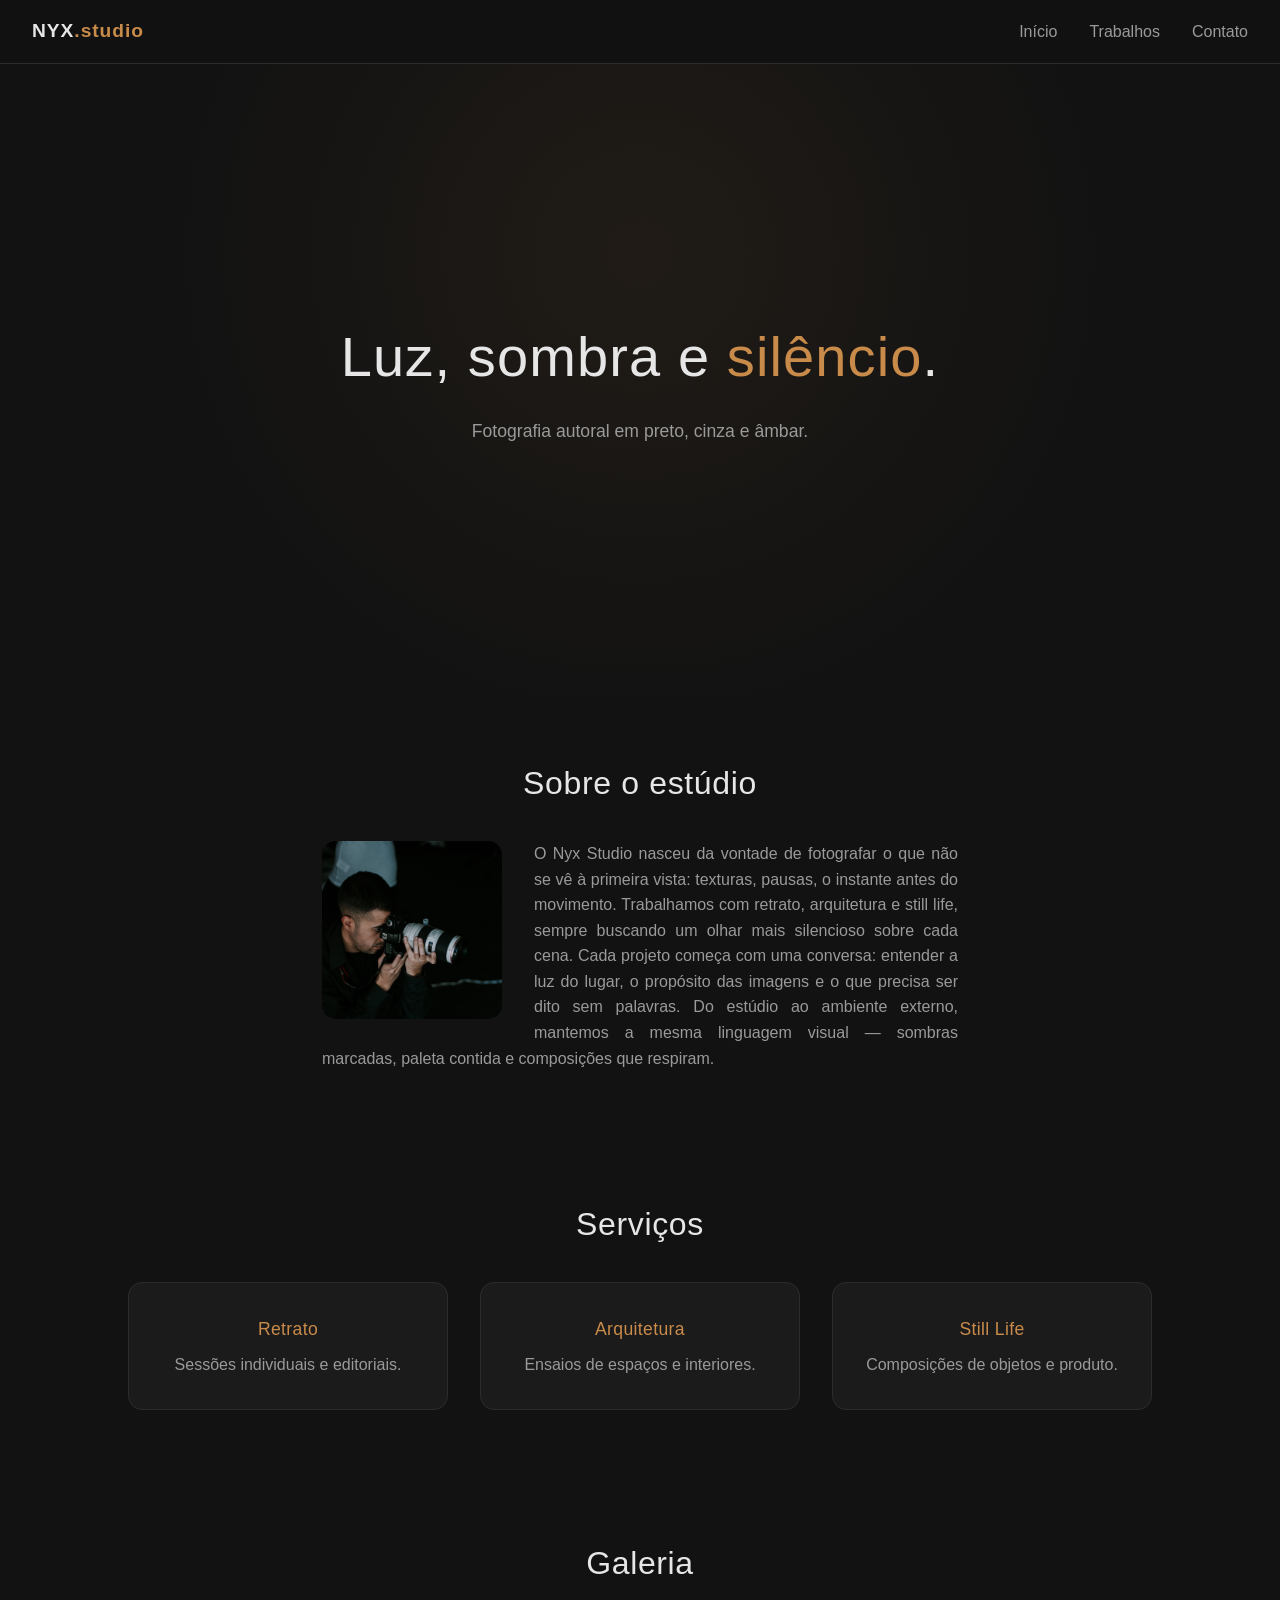
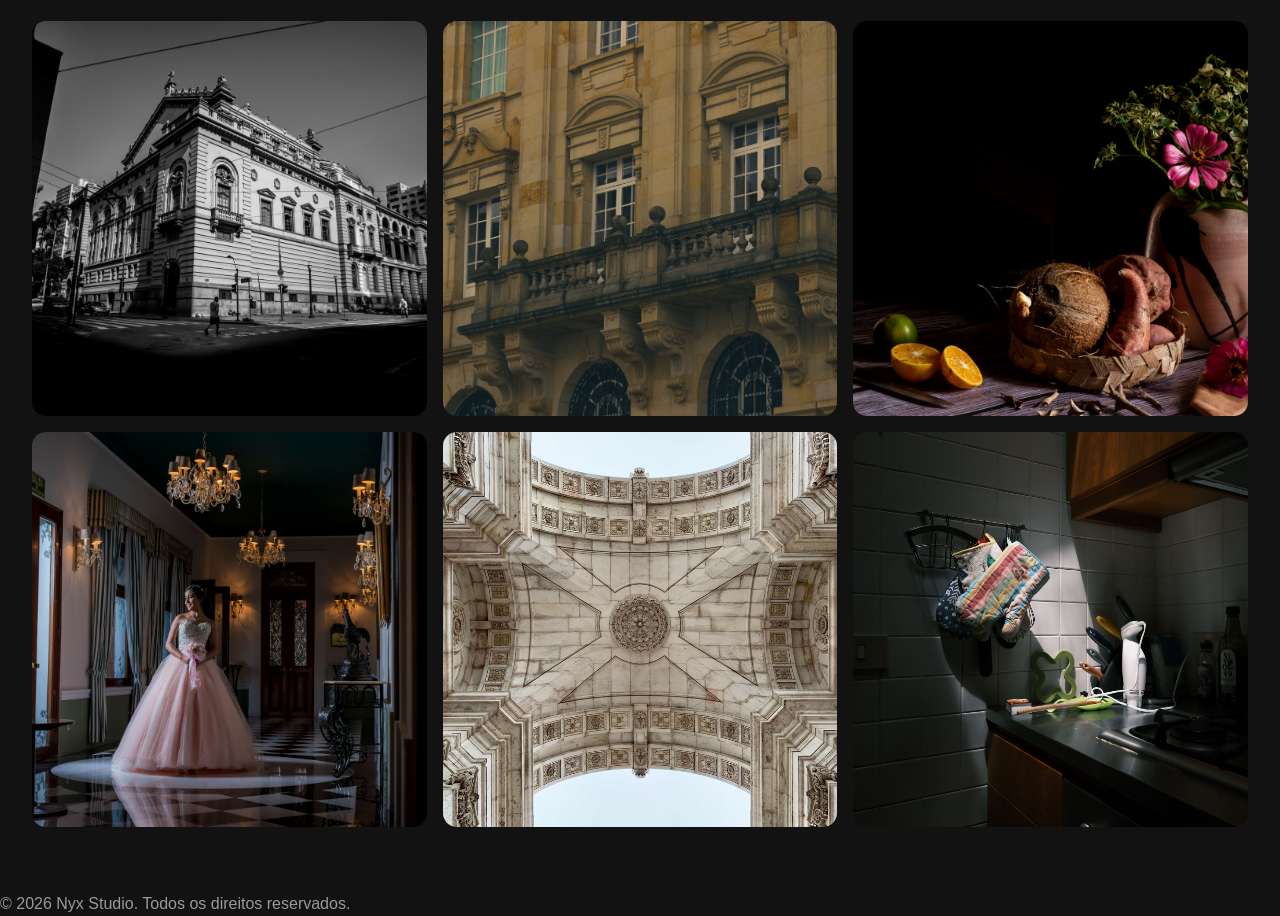
<file: index.html>
<!DOCTYPE html>
<html lang="pt-BR">
<head>
  <meta charset="UTF-8">
  <meta name="viewport" content="width=device-width, initial-scale=1.0">
  <title>Nyx Studio | Fotografia</title>
  <link rel="stylesheet" href="./style.css">
</head>
<body>

  <header class="site-header">
    <a href="index.html" class="logo">NYX<span>.studio</span></a>
    <nav class="main-nav">
      <ul>
        <li><a href="index.html">Início</a></li>
        <li><a href="detalhes.html">Trabalhos</a></li>
        <li><a href="contato.html">Contato</a></li>
      </ul>
    </nav>
  </header>

  <main>

    <section class="hero">
      <h1>Luz, sombra e <em>silêncio</em>.</h1>
      <p>Fotografia autoral em preto, cinza e âmbar.</p>
    </section>

    <section class="about">
      <h2>Sobre o estúdio</h2>
      <img src="img/fotografo.jpg" alt="Retrato do fotógrafo em estúdio" class="about-img">
      <p>
        O Nyx Studio nasceu da vontade de fotografar o que não se vê à primeira vista:
        texturas, pausas, o instante antes do movimento. Trabalhamos com retrato,
        arquitetura e still life, sempre buscando um olhar mais silencioso sobre
        cada cena. Cada projeto começa com uma conversa: entender a luz do lugar,
        o propósito das imagens e o que precisa ser dito sem palavras. Do estúdio
        ao ambiente externo, mantemos a mesma linguagem visual — sombras marcadas,
        paleta contida e composições que respiram.
      </p>
    </section>

    <section class="cards">
      <h2>Serviços</h2>
      <div class="cards-list">
        <article class="card">
          <h3>Retrato</h3>
          <p>Sessões individuais e editoriais.</p>
        </article>
        <article class="card">
          <h3>Arquitetura</h3>
          <p>Ensaios de espaços e interiores.</p>
        </article>
        <article class="card">
          <h3>Still Life</h3>
          <p>Composições de objetos e produto.</p>
        </article>
      </div>
    </section>

    <section class="gallery" id="gallery">
      <h2>Galeria</h2>
      <div class="gallery-grid">
        <a href="#modal1" class="gallery-item" id="img1">
          <img src="img/preto_banco.jpg" alt="Retrato em preto e branco">
        </a>
        <a href="#modal2" class="gallery-item" id="img2">
          <img src="img/fa_arqui.jpg" alt="Fachada arquitetônica">
        </a>
        <a href="#modal3" class="gallery-item" id="img3">
          <img src="img/still_life.jpg" alt="Composição still life">
        </a>
        <a href="#modal4" class="gallery-item" id="img4">
          <img src="img/retrato_amb.jpg" alt="Retrato ambientado">
        </a>
        <a href="#modal5" class="gallery-item" id="img5">
          <img src="img/detalhes_arq.jpg" alt="Detalhe arquitetônico">
        </a>
        <a href="#modal6" class="gallery-item" id="img6">
          <img src="img/luz_baixa.jpg" alt="Still life em luz baixa">
        </a>
      </div>
    </section>

    <!-- Modais de imagem (técnica :target, sem JS) -->
    <div id="modal1" class="modal">
      <a href="#img1" class="modal__overlay" aria-label="Fechar"></a>
      <div class="modal__content">
        <img src="img/preto_banco.jpg" alt="Retrato em preto e branco">
        <a href="#img1" class="modal__close" aria-label="Fechar">&times;</a>
      </div>
    </div>
    <div id="modal2" class="modal">
      <a href="#img2" class="modal__overlay" aria-label="Fechar"></a>
      <div class="modal__content">
        <img src="img/fa_arqui.jpg" alt="Fachada arquitetônica">
        <a href="#img2" class="modal__close" aria-label="Fechar">&times;</a>
      </div>
    </div>
    <div id="modal3" class="modal">
      <a href="#img3" class="modal__overlay" aria-label="Fechar"></a>
      <div class="modal__content">
        <img src="img/still_life.jpg" alt="Composição still life">
        <a href="#img3" class="modal__close" aria-label="Fechar">&times;</a>
      </div>
    </div>
    <div id="modal4" class="modal">
      <a href="#img4" class="modal__overlay" aria-label="Fechar"></a>
      <div class="modal__content">
        <img src="img/retrato_amb.jpg" alt="Retrato ambientado">
        <a href="#img4" class="modal__close" aria-label="Fechar">&times;</a>
      </div>
    </div>
    <div id="modal5" class="modal">
      <a href="#img5" class="modal__overlay" aria-label="Fechar"></a>
      <div class="modal__content">
        <img src="img/detalhes_arq.jpg" alt="Detalhe arquitetônico">
        <a href="#img5" class="modal__close" aria-label="Fechar">&times;</a>
      </div>
    </div>
    <div id="modal6" class="modal">
      <a href="#img6" class="modal__overlay" aria-label="Fechar"></a>
      <div class="modal__content">
        <img src="img/luz_baixa.jpg" alt="Still life em luz baixa">
        <a href="#img6" class="modal__close" aria-label="Fechar">&times;</a>
      </div>
    </div>

  </main>

  <footer class="site-footer">
    <p>&copy; 2026 Nyx Studio. Todos os direitos reservados.</p>
  </footer>

</body>
</html>
</file>
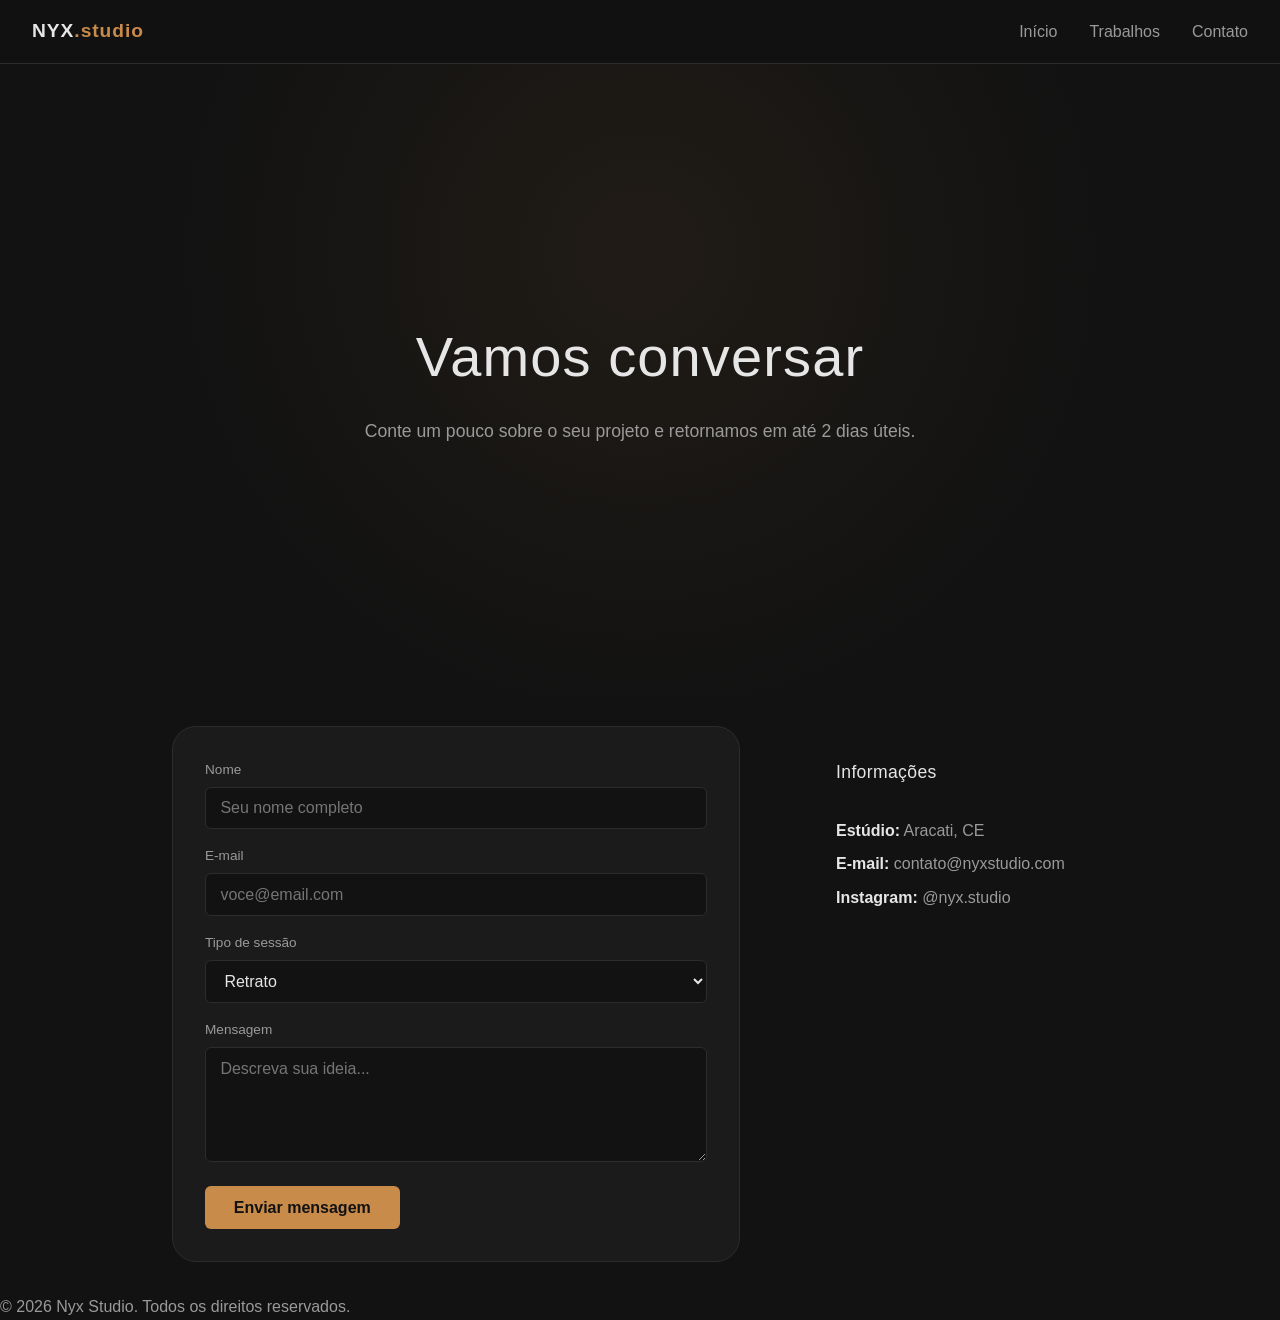
<file: contato.html>
<!DOCTYPE html>
<html lang="pt-BR">
<head>
  <meta charset="UTF-8">
  <meta name="viewport" content="width=device-width, initial-scale=1.0">
  <title>Contato | Nyx Studio</title>
  <link rel="stylesheet" href="./style.css">
</head>
<body>

  <header class="site-header">
    <a href="index.html" class="logo">NYX<span>.studio</span></a>
    <nav class="main-nav">
      <ul>
        <li><a href="index.html">Início</a></li>
        <li><a href="detalhes.html">Trabalhos</a></li>
        <li><a href="contato.html">Contato</a></li>
      </ul>
    </nav>
  </header>

  <main>

    <section class="hero">
      <h1>Vamos conversar</h1>
      <p>Conte um pouco sobre o seu projeto e retornamos em até 2 dias úteis.</p>
    </section>

    <section class="contact">
      <form class="contact-form" action="#" method="post">

        <div class="form-group">
          <label for="nome">Nome</label>
          <input type="text" id="nome" name="nome" placeholder="Seu nome completo" required>
        </div>

        <div class="form-group">
          <label for="email">E-mail</label>
          <input type="email" id="email" name="email" placeholder="voce@email.com" required>
        </div>

        <div class="form-group">
          <label for="tipo">Tipo de sessão</label>
          <select id="tipo" name="tipo">
            <option value="retrato">Retrato</option>
            <option value="arquitetura">Arquitetura</option>
            <option value="still-life">Still Life</option>
            <option value="outro">Outro</option>
          </select>
        </div>

        <div class="form-group">
          <label for="mensagem">Mensagem</label>
          <textarea id="mensagem" name="mensagem" rows="5" placeholder="Descreva sua ideia..." required></textarea>
        </div>

        <button type="submit" class="btn-submit">Enviar mensagem</button>

      </form>

      <aside class="contact-info">
        <h2>Informações</h2>
        <p><strong>Estúdio:</strong> Aracati, CE</p>
        <p><strong>E-mail:</strong> contato@nyxstudio.com</p>
        <p><strong>Instagram:</strong> @nyx.studio</p>
      </aside>
    </section>

  </main>

  <footer class="site-footer">
    <p>&copy; 2026 Nyx Studio. Todos os direitos reservados.</p>
  </footer>

</body>
</html>
</file>
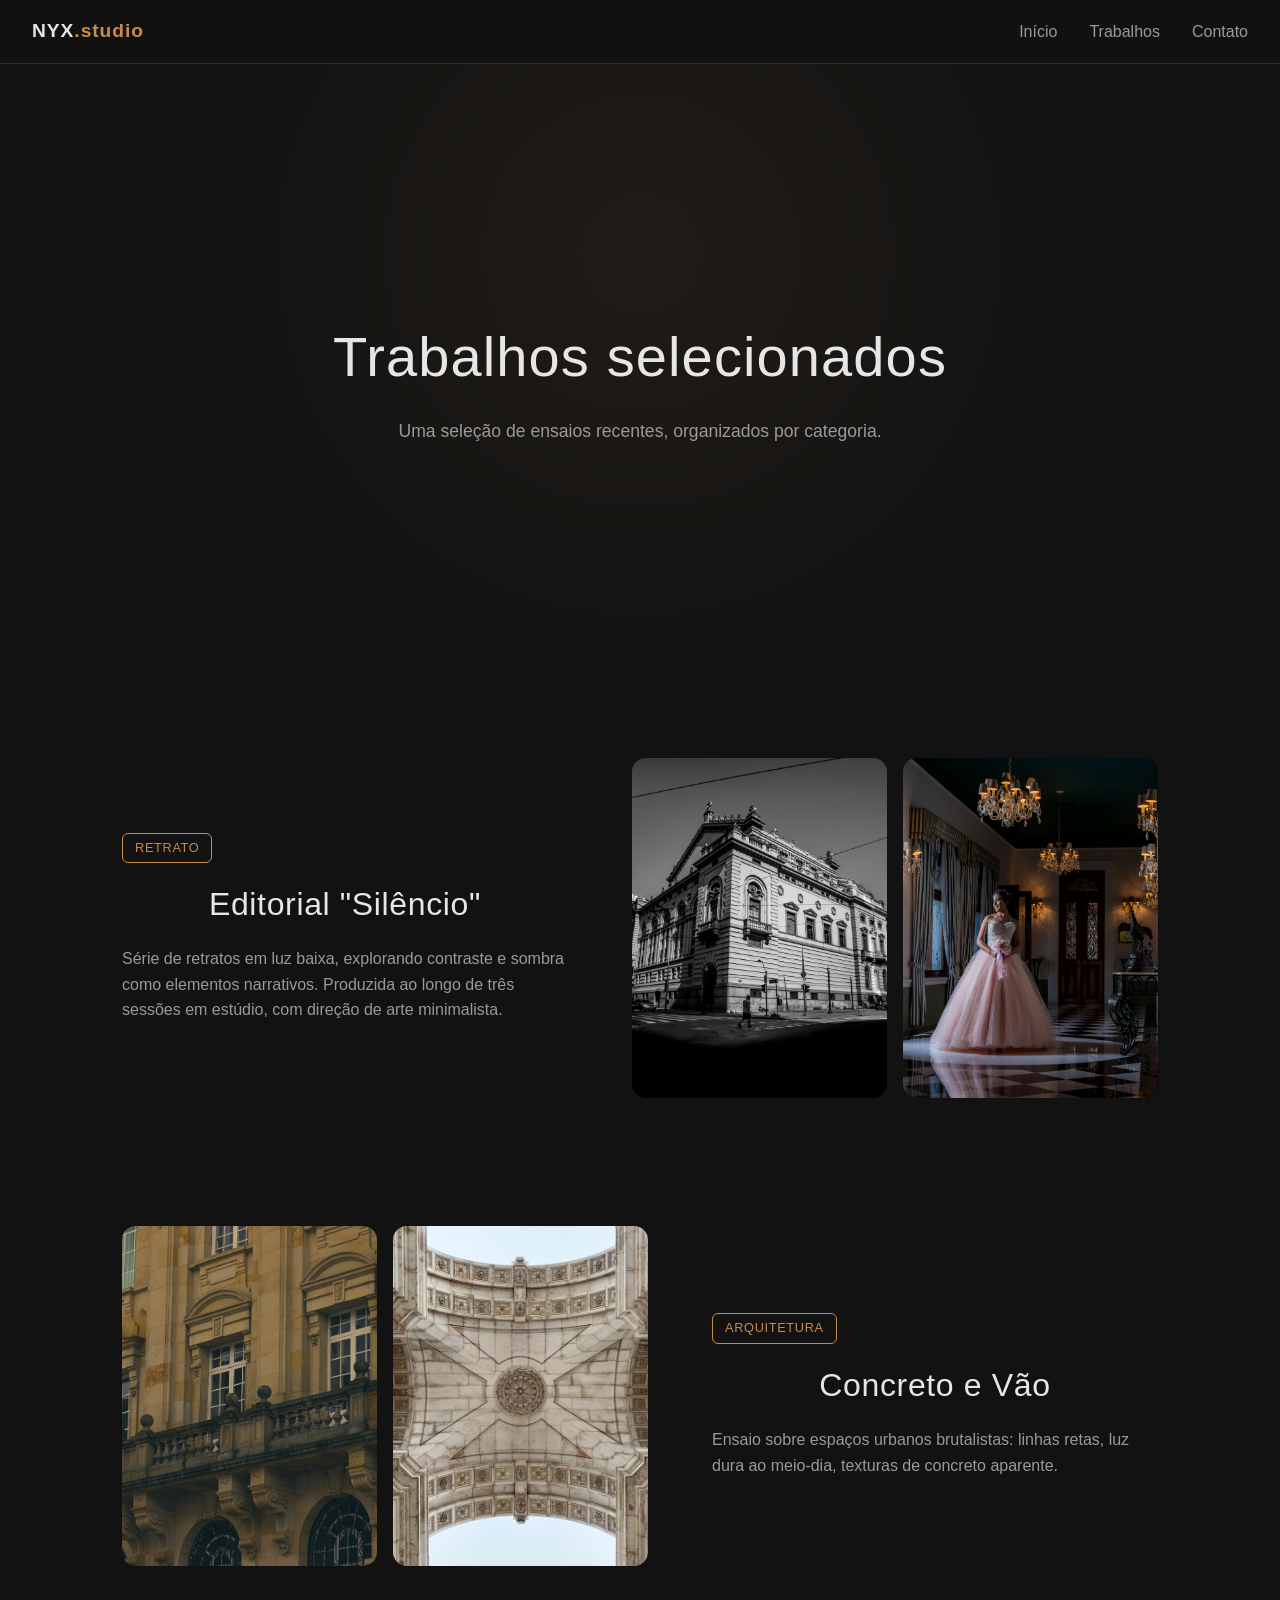
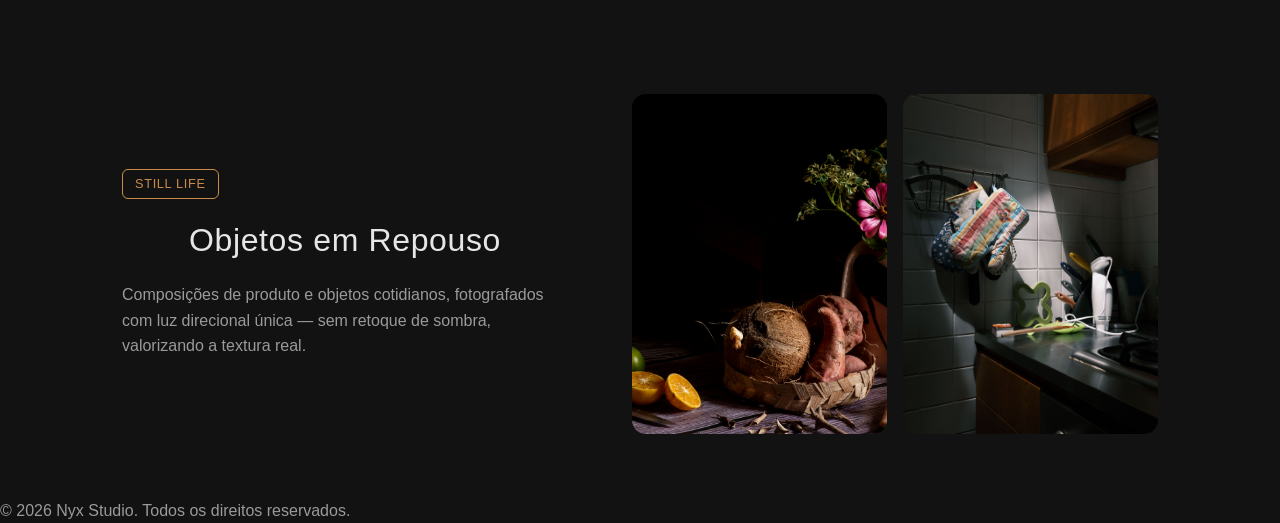
<file: detalhes.html>
<!DOCTYPE html>
<html lang="pt-BR">
<head>
  <meta charset="UTF-8">
  <meta name="viewport" content="width=device-width, initial-scale=1.0">
  <title>Trabalhos | Nyx Studio</title>
  <link rel="stylesheet" href="./style.css">
</head>
<body>

  <header class="site-header">
    <a href="index.html" class="logo">NYX<span>.studio</span></a>
    <nav class="main-nav">
      <ul>
        <li><a href="index.html">Início</a></li>
        <li><a href="detalhes.html">Trabalhos</a></li>
        <li><a href="contato.html">Contato</a></li>
      </ul>
    </nav>
  </header>

  <main>

    <section class="hero">
      <h1>Trabalhos selecionados</h1>
      <p>Uma seleção de ensaios recentes, organizados por categoria.</p>
    </section>

    <section class="project-detail">
      <div class="project-detail__text">
        <span class="project-detail__tag">Retrato</span>
        <h2>Editorial "Silêncio"</h2>
        <p>
          Série de retratos em luz baixa, explorando contraste e sombra como
          elementos narrativos. Produzida ao longo de três sessões em estúdio,
          com direção de arte minimalista.
        </p>
      </div>
      <div class="project-detail__grid">
        <img src="img/preto_banco.jpg" alt="Retrato em preto e branco, editorial Silêncio">
        <img src="img/retrato_amb.jpg" alt="Retrato ambientado, editorial Silêncio">
      </div>
    </section>

    <section class="project-detail project-detail--reverse">
      <div class="project-detail__text">
        <span class="project-detail__tag">Arquitetura</span>
        <h2>Concreto e Vão</h2>
        <p>
          Ensaio sobre espaços urbanos brutalistas: linhas retas, luz dura ao
          meio-dia, texturas de concreto aparente.
        </p>
      </div>
      <div class="project-detail__grid">
        <img src="img/fa_arqui.jpg" alt="Fachada arquitetônica, ensaio Concreto e Vão">
        <img src="img/detalhes_arq.jpg" alt="Detalhe arquitetônico, ensaio Concreto e Vão">
      </div>
    </section>

    <section class="project-detail">
      <div class="project-detail__text">
        <span class="project-detail__tag">Still Life</span>
        <h2>Objetos em Repouso</h2>
        <p>
          Composições de produto e objetos cotidianos, fotografados com luz
          direcional única — sem retoque de sombra, valorizando a textura real.
        </p>
      </div>
      <div class="project-detail__grid">
        <img src="img/still_life.jpg" alt="Composição still life, série Objetos em Repouso">
        <img src="img/luz_baixa.jpg" alt="Still life em luz baixa, série Objetos em Repouso">
      </div>
    </section>

  </main>

  <footer class="site-footer">
    <p>&copy; 2026 Nyx Studio. Todos os direitos reservados.</p>
  </footer>

</body>
</html>
</file>
<file: style.css>
/* =========================================
   RESET
========================================= */
*, *::before, *::after {
  margin: 0;
  padding: 0;
  box-sizing: border-box;
}

img {
  max-width: 100%;
  display: block;
}

a {
  text-decoration: none;
  color: inherit;
}

ul {
  list-style: none;
}

/* =========================================
   CSS VARIABLES — paleta dark fosca
========================================= */
:root {
  /* cores */
  --color-bg: #121212;        /* fundo principal, preto fosco */
  --color-surface: #1b1b1b;   /* cards, blocos elevados */
  --color-border: #2c2c2c;    /* bordas sutis */
  --color-text: #e6e6e6;      /* texto principal */
  --color-text-muted: #9a9a9a;/* texto secundário */
  --color-accent: #c98b4a;    /* âmbar fosco, destaque */

  /* raio de borda */
  --radius-sm: 6px;
  --radius-md: 14px;
  --radius-lg: 24px;

  /* espaçamentos */
  --space-xs: 0.5rem;
  --space-sm: 1rem;
  --space-md: 2rem;
  --space-lg: 4rem;
  --space-xl: 8rem;

  /* tipografia */
  --font-base: 'Helvetica Neue', Arial, sans-serif;
}

/* =========================================
   BASE
========================================= */
body {
  font-family: var(--font-base);
  background-color: var(--color-bg);
  color: var(--color-text);
  line-height: 1.6;
  font-size: 1rem;
}

h1, h2, h3 {
  font-weight: 500;
  letter-spacing: 0.02em;
  color: var(--color-text);
}

h1 {
  font-size: clamp(2rem, 5vw, 3.5rem);
}

h2 {
  font-size: clamp(1.5rem, 3vw, 2rem);
  margin-bottom: var(--space-md);
}

h3 {
  font-size: 1.1rem;
}

em {
  color: var(--color-accent);
  font-style: normal;
}

p {
  color: var(--color-text-muted);
}

/* =========================================
   HEADER / NAV — Flexbox
========================================= */
.site-header {
  position: sticky;
  top: 0;
  z-index: 100;
  display: flex;
  align-items: center;
  justify-content: space-between;
  padding: var(--space-sm) var(--space-md);
  background-color: rgba(18, 18, 18, 0.85);
  backdrop-filter: blur(8px);
  border-bottom: 1px solid var(--color-border);
}

.logo {
  font-size: 1.2rem;
  font-weight: 600;
  letter-spacing: 0.05em;
}

.logo span {
  color: var(--color-accent);
}

.main-nav ul {
  display: flex;
  gap: var(--space-md);
}

.main-nav a {
  position: relative;
  padding: var(--space-xs) 0;
  color: var(--color-text-muted);
  transition: color 0.3s ease;
}

.main-nav a:hover,
.main-nav a:focus-visible {
  color: var(--color-text);
}

.main-nav a::after {
  content: '';
  position: absolute;
  left: 0;
  bottom: 0;
  width: 0;
  height: 1px;
  background-color: var(--color-accent);
  transition: width 0.3s ease;
}

.main-nav a:hover::after,
.main-nav a:focus-visible::after {
  width: 100%;
}

/* =========================================
   HERO
========================================= */
.hero {
  min-height: 70vh;
  display: flex;
  flex-direction: column;
  justify-content: center;
  padding: var(--space-md);
  text-align: center;
  background:
    radial-gradient(circle at 50% 30%, rgba(201, 139, 74, 0.08), transparent 60%),
    var(--color-bg);
}

.hero h1 {
  margin-bottom: var(--space-sm);
}

.hero p {
  font-size: 1.1rem;
}

/* ========================================
   ANIMATIONS
========================================= */
@keyframes fadeInUp {
  from {
    opacity: 0;
    transform: translateY(20px);
  }
  to {
    opacity: 1;
    transform: translateY(0);
  }
}

.hero h1,
.hero p {
  animation: fadeInUp 0.8s ease both;
}

.hero p {
  animation-delay: 0.2s;
}

/* =========================================
=======
>>>>>>> d2274e2ca8ef8bcc435ffe38e6fffa330fd660de
   SEÇÕES GERAIS (about, cards, gallery)
========================================= */
section {
  padding: var(--space-lg) var(--space-md);
}

section h2 {
  text-align: center;
}

.about {
  max-width: 700px;
  margin: 0 auto;
  text-align: center;
}

.about-img {
  width: 180px;
  border-radius: var(--radius-md);
  float: left;
  margin: 0 var(--space-md) var(--space-sm) 0;
}

.about p {
  text-align: justify;
}

.about::after {
  content: '';
  display: block;
  clear: both;
}

/* =========================================
   CARDS — Flexbox
========================================= */
.cards-list {
  display: flex;
  flex-wrap: wrap;
  gap: var(--space-md);
  justify-content: center;
}

.card {
  flex: 1 1 260px;
  max-width: 320px;
  background-color: var(--color-surface);
  border: 1px solid var(--color-border);
  border-radius: var(--radius-md);
  padding: var(--space-md);
  text-align: center;
  transition: transform 0.3s ease, border-color 0.3s ease;
}

.card:hover {
  transform: translateY(-6px);
  border-color: var(--color-accent);
}

.card h3 {
  margin-bottom: var(--space-xs);
  color: var(--color-accent);
}

/* =========================================
   GALERIA — CSS Grid
========================================= */
.gallery-grid {
  display: grid;
  grid-template-columns: repeat(3, 1fr);
  gap: var(--space-sm);
}

.gallery-item {
  aspect-ratio: 1 / 1;
  overflow: hidden;
  border-radius: var(--radius-md);
  background-color: var(--color-surface);
}

.gallery-item img {
  width: 100%;
  height: 100%;
  object-fit: cover;
  transition: transform 0.4s ease;
}

.gallery-item:hover img {
  transform: scale(1.08);
}

/* =========================================
   RESPONSIVIDADE — Media Queries
========================================= */

/* Tablet (até 1024px) */
@media (max-width: 1024px) {
  .gallery-grid {
    grid-template-columns: repeat(2, 1fr);
  }
}

/* Mobile (até 640px) */
@media (max-width: 640px) {
  .site-header {
    flex-direction: column;
    gap: var(--space-xs);
    padding: var(--space-sm);
  }

  .main-nav ul {
    gap: var(--space-sm);
  }

  .hero {
    min-height: 50vh;
    padding: var(--space-md) var(--space-sm);
  }

  section {
    padding: var(--space-md) var(--space-sm);
  }

  .cards-list {
    flex-direction: column;
    align-items: center;
  }

  .card {
    width: 100%;
  }

  .gallery-grid {
    grid-template-columns: 1fr;
  }
}

/* Recurso CSS3: usuário que prefere menos movimento (acessibilidade) */
@media (prefers-reduced-motion: reduce) {
  * {
    transition: none !important;
    animation: none !important;
  }
}

/* =========================================
   IMAGE MODAL — técnica :target (sem JS)
========================================= */
.modal {
  display: none;
  position: fixed;
  inset: 0;
  z-index: 1000;
  align-items: center;
  justify-content: center;
}

.modal:target {
  display: flex;
}

.modal__overlay {
  position: absolute;
  inset: 0;
  background-color: rgba(0, 0, 0, 0.85);
}

.modal__content {
  position: relative;
  z-index: 1;
  max-width: 90vw;
  max-height: 85vh;
}

.modal__content img {
  max-width: 90vw;
  max-height: 85vh;
  border-radius: var(--radius-md);
  border: 1px solid var(--color-border);
}

.modal__close {
  position: absolute;
  top: -1.5rem;
  right: -1.5rem;
  width: 2.5rem;
  height: 2.5rem;
  display: flex;
  align-items: center;
  justify-content: center;
  background-color: var(--color-surface);
  border: 1px solid var(--color-border);
  border-radius: 50%;
  color: var(--color-text);
  font-size: 1.5rem;
  line-height: 1;
}

.modal__close:hover {
  color: var(--color-accent);
  border-color: var(--color-accent);
}

/* =========================================
   PÁGINA: DETALHES/TRABALHOS
========================================= */
.page-header {
  padding: var(--space-xl) var(--space-md) var(--space-lg);
  text-align: center;
}
 
.page-header p {
  max-width: 500px;
  margin: 0 auto;
}
 
.project-detail {
  display: flex;
  align-items: center;
  gap: var(--space-lg);
  padding: var(--space-lg) var(--space-md);
  max-width: 1100px;
  margin: 0 auto;
}
 
.project-detail--reverse {
  flex-direction: row-reverse;
}
 
.project-detail__text {
  flex: 1 1 320px;
}
 
.project-detail__tag {
  display: inline-block;
  padding: 0.25rem 0.75rem;
  margin-bottom: var(--space-sm);
  border: 1px solid var(--color-accent);
  border-radius: var(--radius-sm);
  color: var(--color-accent);
  font-size: 0.8rem;
  letter-spacing: 0.05em;
  text-transform: uppercase;
}
 
.project-detail__text h2 {
  margin-bottom: var(--space-sm);
}
 
.project-detail__grid {
  flex: 1 1 400px;
  display: grid;
  grid-template-columns: 1fr 1fr;
  gap: var(--space-sm);
}
 
.project-detail__grid img {
  border-radius: var(--radius-md);
  aspect-ratio: 3 / 4;
  object-fit: cover;
}
 
@media (max-width: 768px) {
  .project-detail,
  .project-detail--reverse {
    flex-direction: column;
  }
}

/* =========================================
   PÁGINA: CONTATO
========================================= */
.contact {
  display: flex;
  gap: var(--space-lg);
  max-width: 1000px;
  margin: 0 auto;
  padding: var(--space-md);
  align-items: flex-start;
}
 
.contact-form {
  flex: 2 1 400px;
  display: flex;
  flex-direction: column;
  gap: var(--space-sm);
  background-color: var(--color-surface);
  border: 1px solid var(--color-border);
  border-radius: var(--radius-lg);
  padding: var(--space-md);
}
 
.form-group {
  display: flex;
  flex-direction: column;
  gap: 0.4rem;
}
 
.form-group label {
  font-size: 0.85rem;
  color: var(--color-text-muted);
}
 
.form-group input,
.form-group select,
.form-group textarea {
  font-family: var(--font-base);
  font-size: 1rem;
  color: var(--color-text);
  background-color: var(--color-bg);
  border: 1px solid var(--color-border);
  border-radius: var(--radius-sm);
  padding: 0.7rem 0.9rem;
  transition: border-color 0.3s ease;
}
 
.form-group textarea {
  resize: vertical;
}
 
.form-group input:focus,
.form-group select:focus,
.form-group textarea:focus {
  outline: none;
  border-color: var(--color-accent);
}
 
.btn-submit {
  align-self: flex-start;
  margin-top: var(--space-xs);
  padding: 0.8rem 1.8rem;
  background-color: var(--color-accent);
  color: var(--color-bg);
  border: none;
  border-radius: var(--radius-sm);
  font-size: 1rem;
  font-weight: 600;
  cursor: pointer;
  transition: opacity 0.3s ease;
}
 
.btn-submit:hover {
  opacity: 0.85;
}
 
.contact-info {
  flex: 1 1 220px;
  padding: var(--space-md);
}
 
.contact-info h2 {
  text-align: left;
  font-size: 1.1rem;
}
 
.contact-info p {
  margin-bottom: var(--space-xs);
}
 
.contact-info strong {
  color: var(--color-text);
}
 
@media (max-width: 768px) {
  .contact {
    flex-direction: column;
  }
}
</file>
